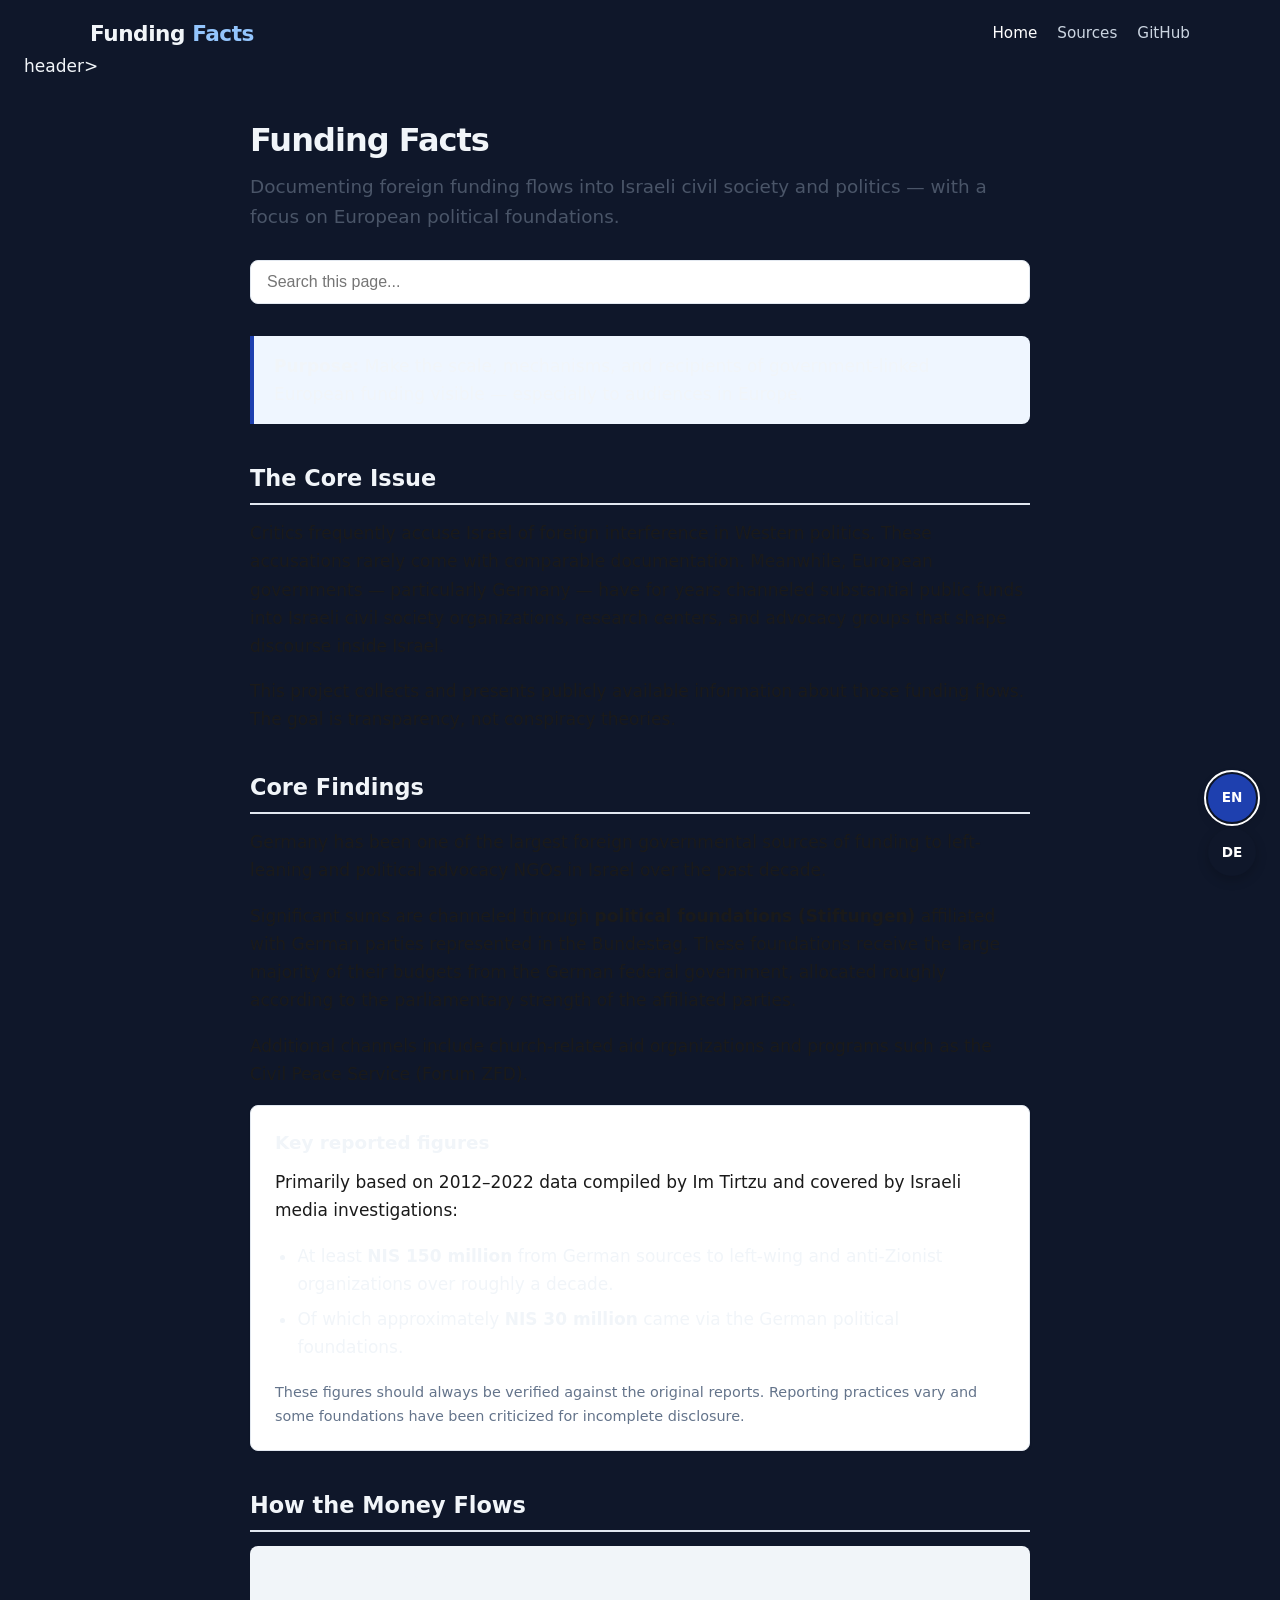
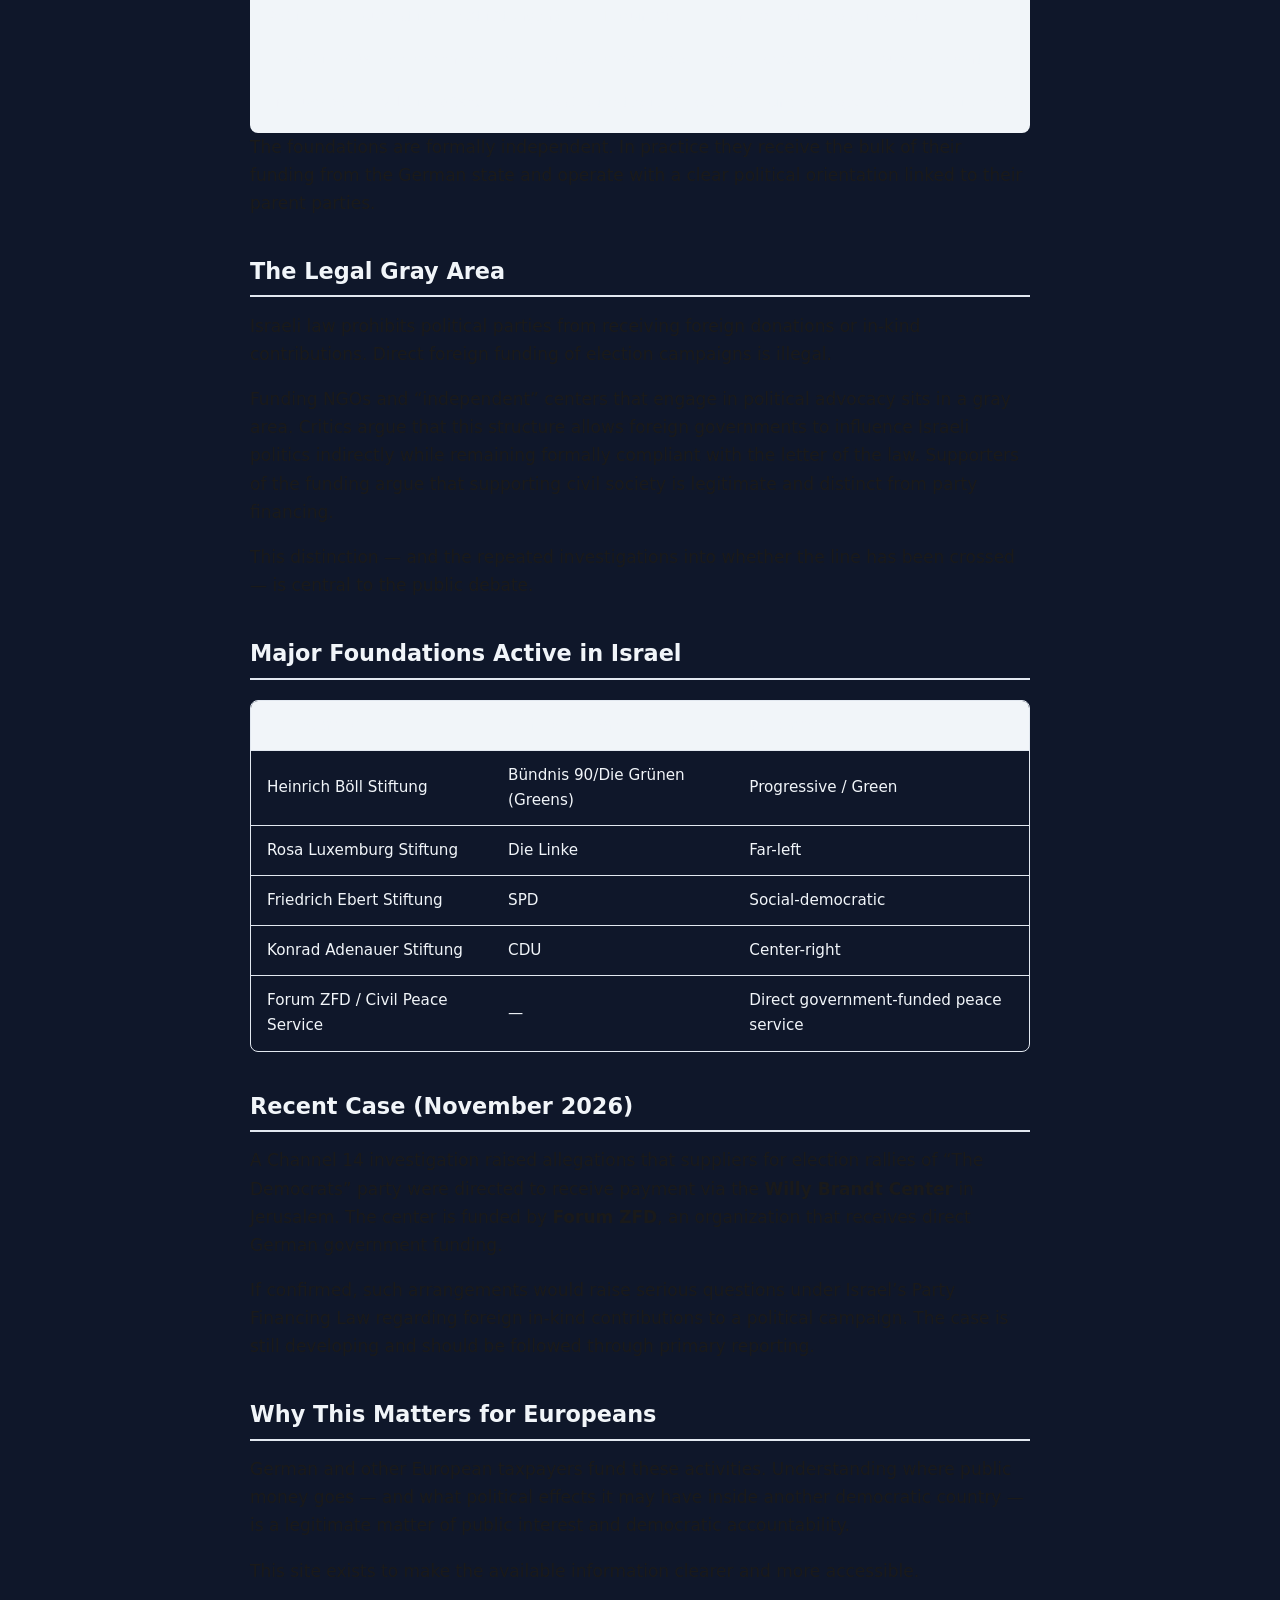
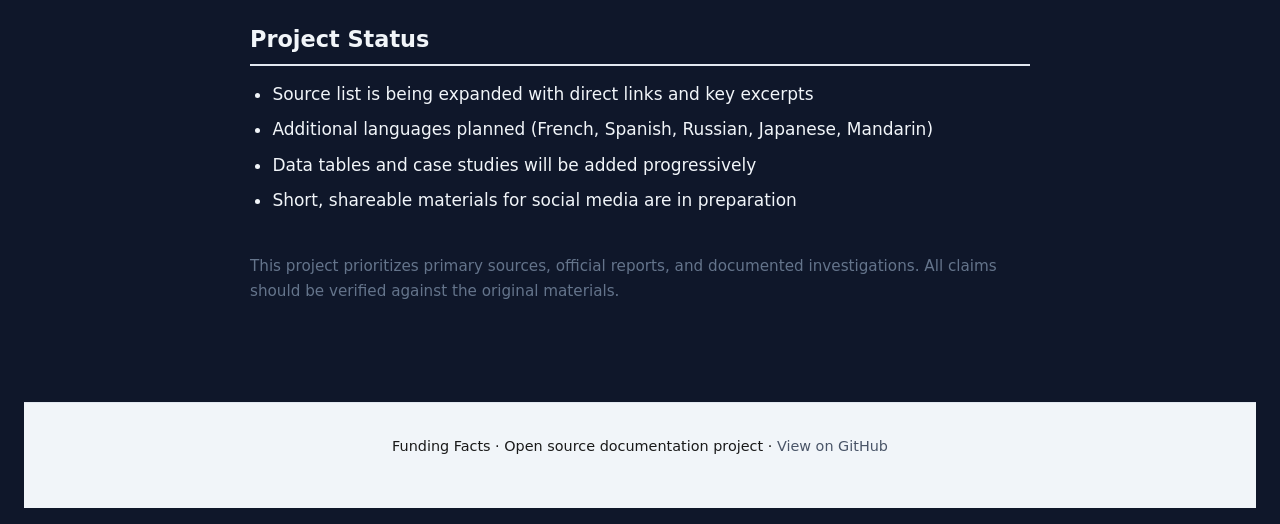
<file: index.html>
<!DOCTYPE html>
<html lang="en">
<head>
  <meta charset="UTF-8">
  <meta http-equiv="refresh" content="0; url=en/">
  <title>Funding Facts</title>
  <link rel="canonical" href="en/">
</head>
<body>
  <p>Redirecting to <a href="en/">English version</a>...</p>
</body>
</html>
</file>
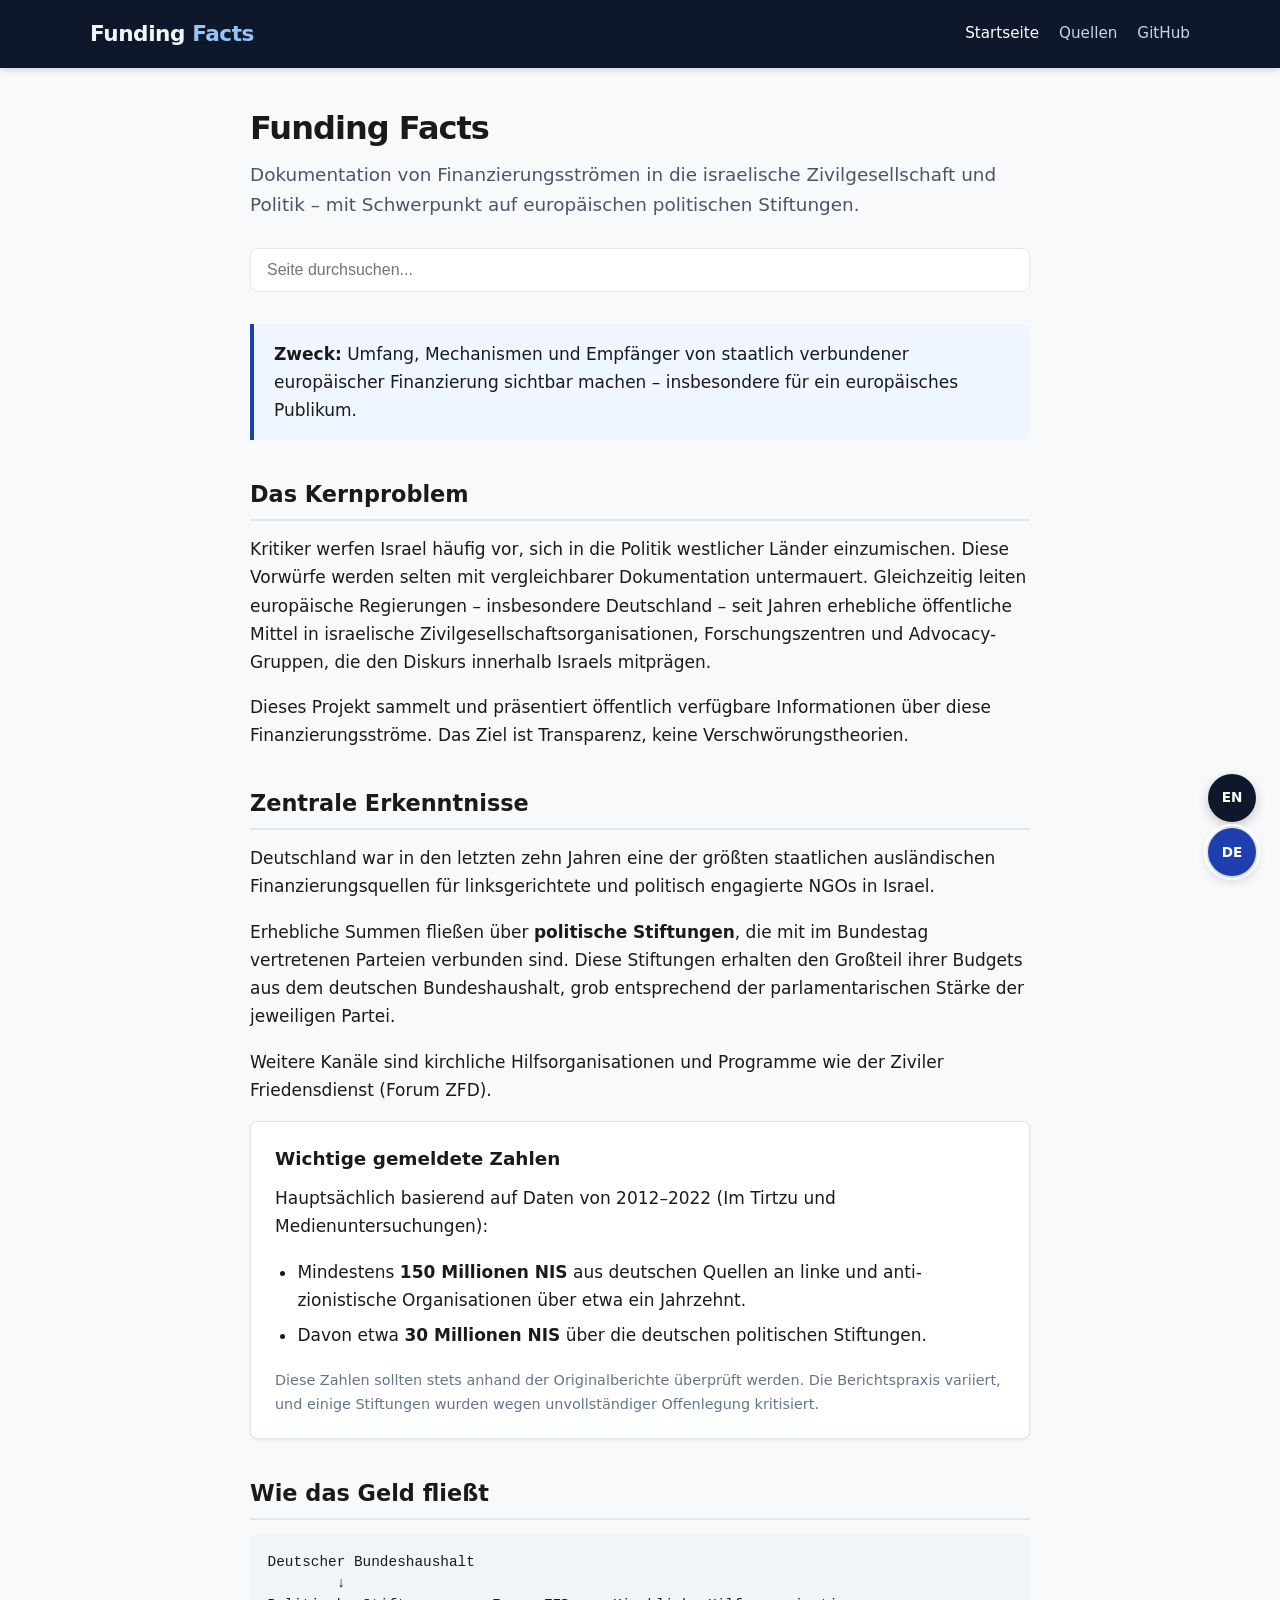
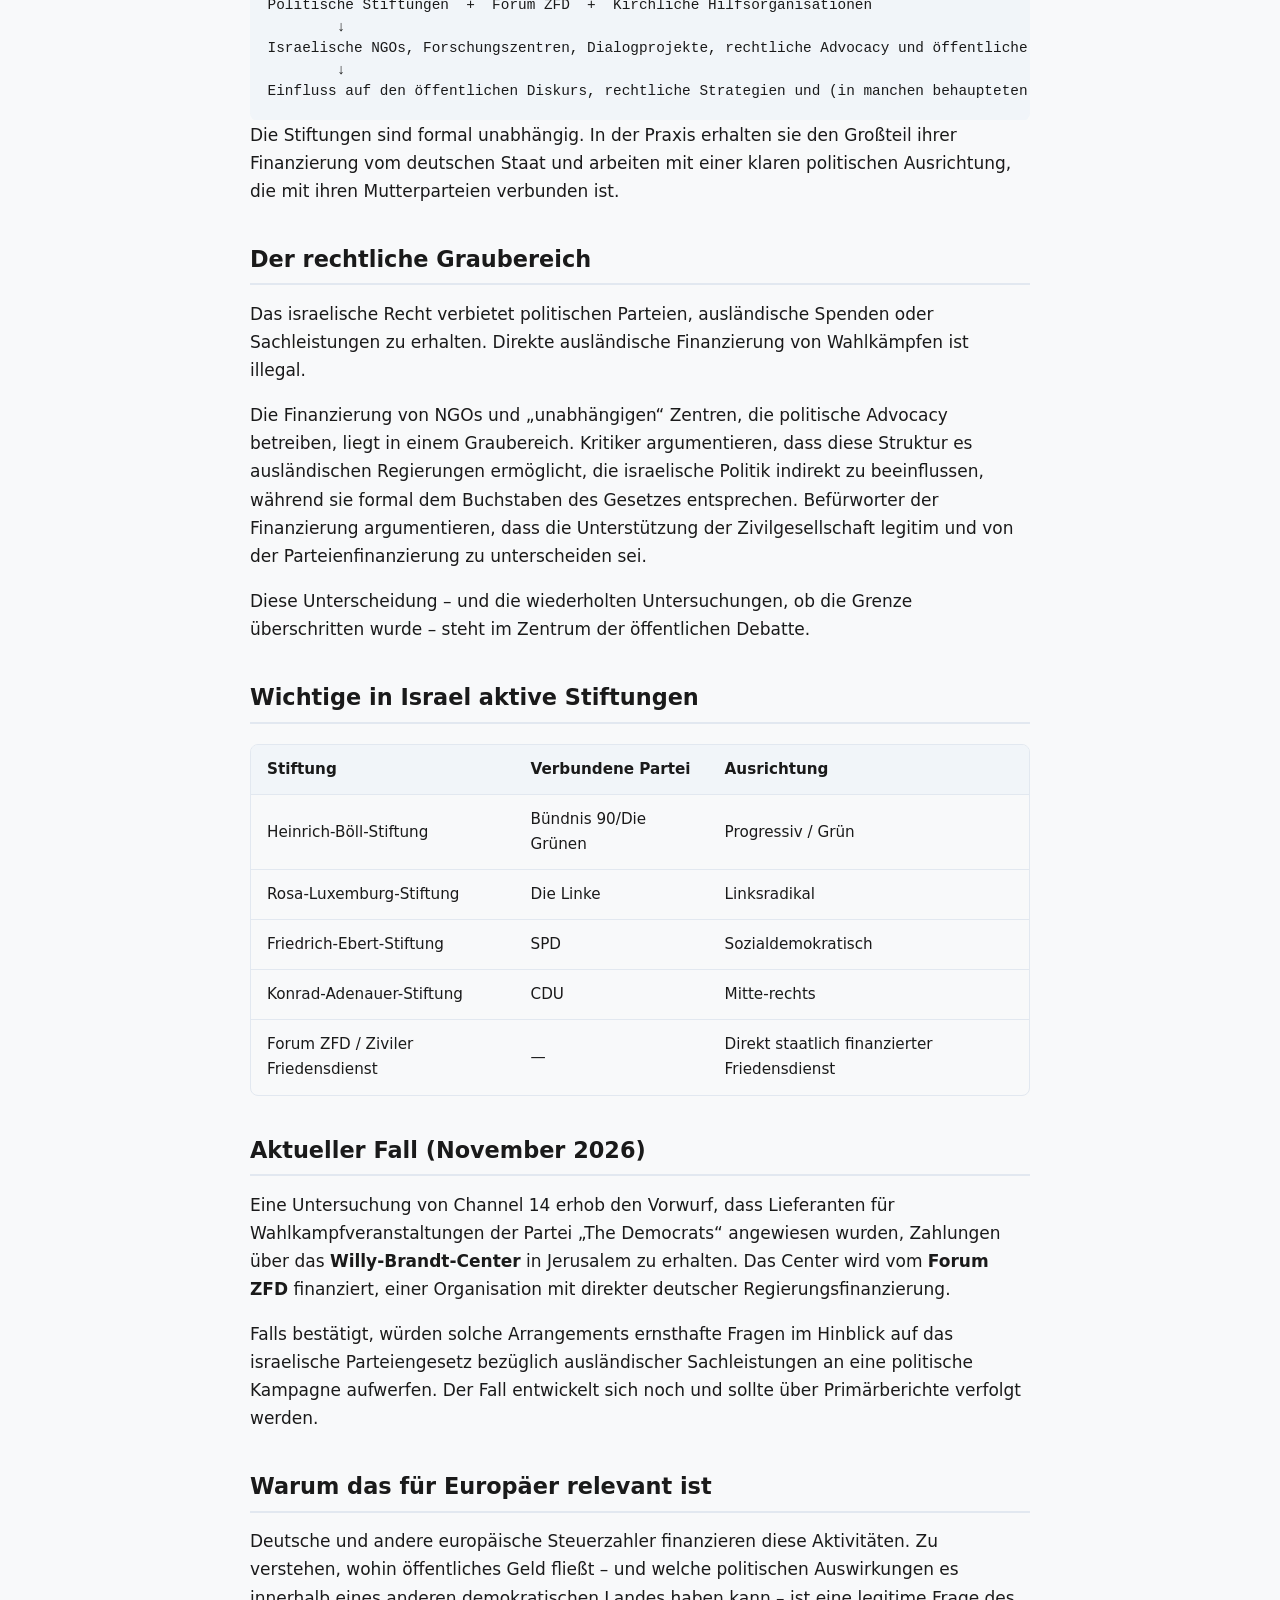
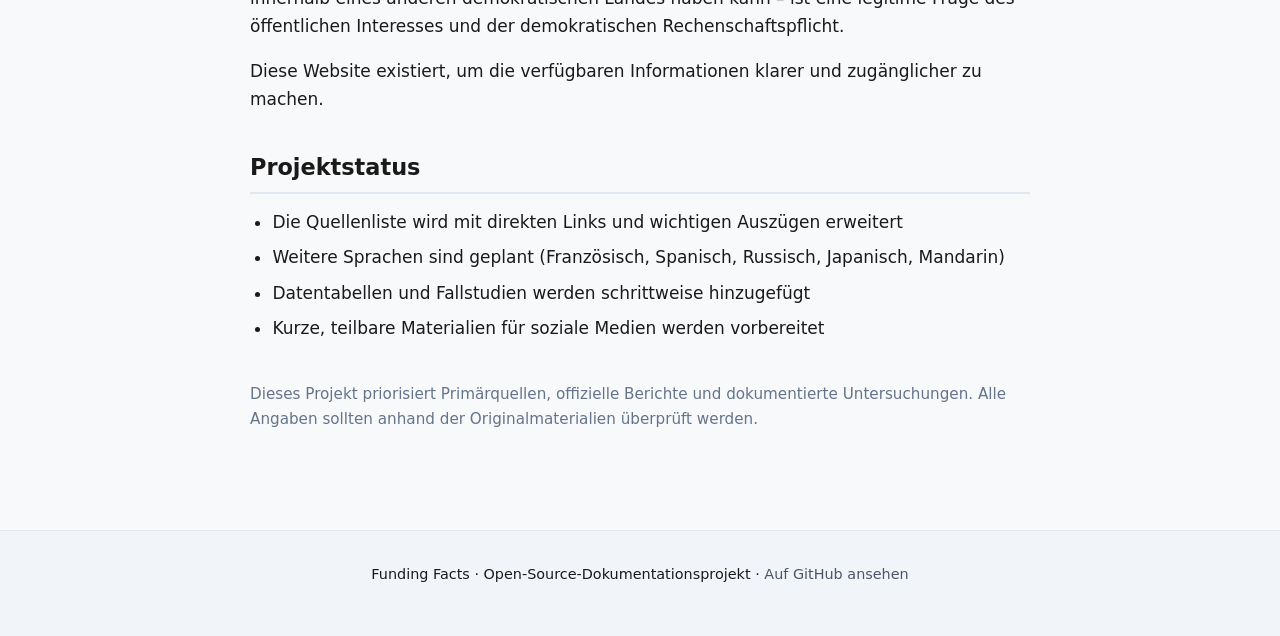
<file: de/index.html>
<!DOCTYPE html>
<html lang="de">
<head>
  <meta charset="UTF-8">
  <meta name="viewport" content="width=device-width, initial-scale=1.0">
  <title>Funding Facts – Transparenz über ausländische Finanzierung</title>
  <meta name="description" content="Dokumentation der Finanzierung durch europäische politische Stiftungen und ausländische Einflussmechanismen in der israelischen Zivilgesellschaft und Politik.">
  <link rel="stylesheet" href="../assets/css/style.css">
</head>
<body>
  <header>
    <div class="header-inner">
      <a href="index.html" class="logo">Funding <span>Facts</span></a>
      <nav>
        <a href="index.html" class="active">Startseite</a>
        <a href="sources.html">Quellen</a>
        <a href="https://github.com/twitodor9-lgtm/funding-facts" target="_blank" rel="noopener">GitHub</a>
      </nav>
    </div>
  </header>

  <main>
    <h1>Funding Facts</h1>
    <p class="lead">Dokumentation von Finanzierungsströmen in die israelische Zivilgesellschaft und Politik – mit Schwerpunkt auf europäischen politischen Stiftungen.</p>

    <div class="search-box">
      <input type="search" id="site-search" placeholder="Seite durchsuchen..." aria-label="Suche">
    </div>

    <div class="callout">
      <strong>Zweck:</strong> Umfang, Mechanismen und Empfänger von staatlich verbundener europäischer Finanzierung sichtbar machen – insbesondere für ein europäisches Publikum.
    </div>

    <h2>Das Kernproblem</h2>
    <p>Kritiker werfen Israel häufig vor, sich in die Politik westlicher Länder einzumischen. Diese Vorwürfe werden selten mit vergleichbarer Dokumentation untermauert. Gleichzeitig leiten europäische Regierungen – insbesondere Deutschland – seit Jahren erhebliche öffentliche Mittel in israelische Zivilgesellschaftsorganisationen, Forschungszentren und Advocacy-Gruppen, die den Diskurs innerhalb Israels mitprägen.</p>
    <p>Dieses Projekt sammelt und präsentiert öffentlich verfügbare Informationen über diese Finanzierungsströme. Das Ziel ist Transparenz, keine Verschwörungstheorien.</p>

    <h2>Zentrale Erkenntnisse</h2>
    <p>Deutschland war in den letzten zehn Jahren eine der größten staatlichen ausländischen Finanzierungsquellen für linksgerichtete und politisch engagierte NGOs in Israel.</p>
    <p>Erhebliche Summen fließen über <strong>politische Stiftungen</strong>, die mit im Bundestag vertretenen Parteien verbunden sind. Diese Stiftungen erhalten den Großteil ihrer Budgets aus dem deutschen Bundeshaushalt, grob entsprechend der parlamentarischen Stärke der jeweiligen Partei.</p>
    <p>Weitere Kanäle sind kirchliche Hilfsorganisationen und Programme wie der Ziviler Friedensdienst (Forum ZFD).</p>

    <div class="card">
      <h3>Wichtige gemeldete Zahlen</h3>
      <p>Hauptsächlich basierend auf Daten von 2012–2022 (Im Tirtzu und Medienuntersuchungen):</p>
      <ul>
        <li>Mindestens <strong>150 Millionen NIS</strong> aus deutschen Quellen an linke und anti-zionistische Organisationen über etwa ein Jahrzehnt.</li>
        <li>Davon etwa <strong>30 Millionen NIS</strong> über die deutschen politischen Stiftungen.</li>
      </ul>
      <p style="font-size:0.9rem;color:#64748b;margin-bottom:0;">Diese Zahlen sollten stets anhand der Originalberichte überprüft werden. Die Berichtspraxis variiert, und einige Stiftungen wurden wegen unvollständiger Offenlegung kritisiert.</p>
    </div>

    <h2>Wie das Geld fließt</h2>
    <pre style="background:#f1f5f9;padding:1.1rem;border-radius:8px;overflow-x:auto;font-size:0.9rem;line-height:1.5;">Deutscher Bundeshaushalt
        ↓
Politische Stiftungen  +  Forum ZFD  +  Kirchliche Hilfsorganisationen
        ↓
Israelische NGOs, Forschungszentren, Dialogprojekte, rechtliche Advocacy und öffentliche Veranstaltungen
        ↓
Einfluss auf den öffentlichen Diskurs, rechtliche Strategien und (in manchen behaupteten Fällen) politische Kampagnenarbeit</pre>

    <p>Die Stiftungen sind formal unabhängig. In der Praxis erhalten sie den Großteil ihrer Finanzierung vom deutschen Staat und arbeiten mit einer klaren politischen Ausrichtung, die mit ihren Mutterparteien verbunden ist.</p>

    <h2>Der rechtliche Graubereich</h2>
    <p>Das israelische Recht verbietet politischen Parteien, ausländische Spenden oder Sachleistungen zu erhalten. Direkte ausländische Finanzierung von Wahlkämpfen ist illegal.</p>
    <p>Die Finanzierung von NGOs und „unabhängigen“ Zentren, die politische Advocacy betreiben, liegt in einem Graubereich. Kritiker argumentieren, dass diese Struktur es ausländischen Regierungen ermöglicht, die israelische Politik indirekt zu beeinflussen, während sie formal dem Buchstaben des Gesetzes entsprechen. Befürworter der Finanzierung argumentieren, dass die Unterstützung der Zivilgesellschaft legitim und von der Parteienfinanzierung zu unterscheiden sei.</p>
    <p>Diese Unterscheidung – und die wiederholten Untersuchungen, ob die Grenze überschritten wurde – steht im Zentrum der öffentlichen Debatte.</p>

    <h2>Wichtige in Israel aktive Stiftungen</h2>
    <div class="table-wrapper">
      <table>
        <thead>
          <tr>
            <th>Stiftung</th>
            <th>Verbundene Partei</th>
            <th>Ausrichtung</th>
          </tr>
        </thead>
        <tbody>
          <tr>
            <td>Heinrich-Böll-Stiftung</td>
            <td>Bündnis 90/Die Grünen</td>
            <td>Progressiv / Grün</td>
          </tr>
          <tr>
            <td>Rosa-Luxemburg-Stiftung</td>
            <td>Die Linke</td>
            <td>Linksradikal</td>
          </tr>
          <tr>
            <td>Friedrich-Ebert-Stiftung</td>
            <td>SPD</td>
            <td>Sozialdemokratisch</td>
          </tr>
          <tr>
            <td>Konrad-Adenauer-Stiftung</td>
            <td>CDU</td>
            <td>Mitte-rechts</td>
          </tr>
          <tr>
            <td>Forum ZFD / Ziviler Friedensdienst</td>
            <td>—</td>
            <td>Direkt staatlich finanzierter Friedensdienst</td>
          </tr>
        </tbody>
      </table>
    </div>

    <h2>Aktueller Fall (November 2026)</h2>
    <p>Eine Untersuchung von Channel 14 erhob den Vorwurf, dass Lieferanten für Wahlkampfveranstaltungen der Partei „The Democrats“ angewiesen wurden, Zahlungen über das <strong>Willy-Brandt-Center</strong> in Jerusalem zu erhalten. Das Center wird vom <strong>Forum ZFD</strong> finanziert, einer Organisation mit direkter deutscher Regierungsfinanzierung.</p>
    <p>Falls bestätigt, würden solche Arrangements ernsthafte Fragen im Hinblick auf das israelische Parteiengesetz bezüglich ausländischer Sachleistungen an eine politische Kampagne aufwerfen. Der Fall entwickelt sich noch und sollte über Primärberichte verfolgt werden.</p>

    <h2>Warum das für Europäer relevant ist</h2>
    <p>Deutsche und andere europäische Steuerzahler finanzieren diese Aktivitäten. Zu verstehen, wohin öffentliches Geld fließt – und welche politischen Auswirkungen es innerhalb eines anderen demokratischen Landes haben kann – ist eine legitime Frage des öffentlichen Interesses und der demokratischen Rechenschaftspflicht.</p>
    <p>Diese Website existiert, um die verfügbaren Informationen klarer und zugänglicher zu machen.</p>

    <h2>Projektstatus</h2>
    <ul>
      <li>Die Quellenliste wird mit direkten Links und wichtigen Auszügen erweitert</li>
      <li>Weitere Sprachen sind geplant (Französisch, Spanisch, Russisch, Japanisch, Mandarin)</li>
      <li>Datentabellen und Fallstudien werden schrittweise hinzugefügt</li>
      <li>Kurze, teilbare Materialien für soziale Medien werden vorbereitet</li>
    </ul>

    <p style="margin-top:2.5rem;font-size:0.95rem;color:#64748b;">
      Dieses Projekt priorisiert Primärquellen, offizielle Berichte und dokumentierte Untersuchungen. Alle Angaben sollten anhand der Originalmaterialien überprüft werden.
    </p>
  </main>

  <footer>
    <p>Funding Facts · Open-Source-Dokumentationsprojekt · <a href="https://github.com/twitodor9-lgtm/funding-facts">Auf GitHub ansehen</a></p>
  </footer>

  <div class="lang-switcher" aria-label="Sprachauswahl">
    <a href="../en/" class="lang-btn" data-lang="en" title="English">EN</a>
    <a href="../de/" class="lang-btn active" data-lang="de" title="Deutsch">DE</a>
  </div>

  <script src="../assets/js/main.js"></script>
</body>
</html>
</file>
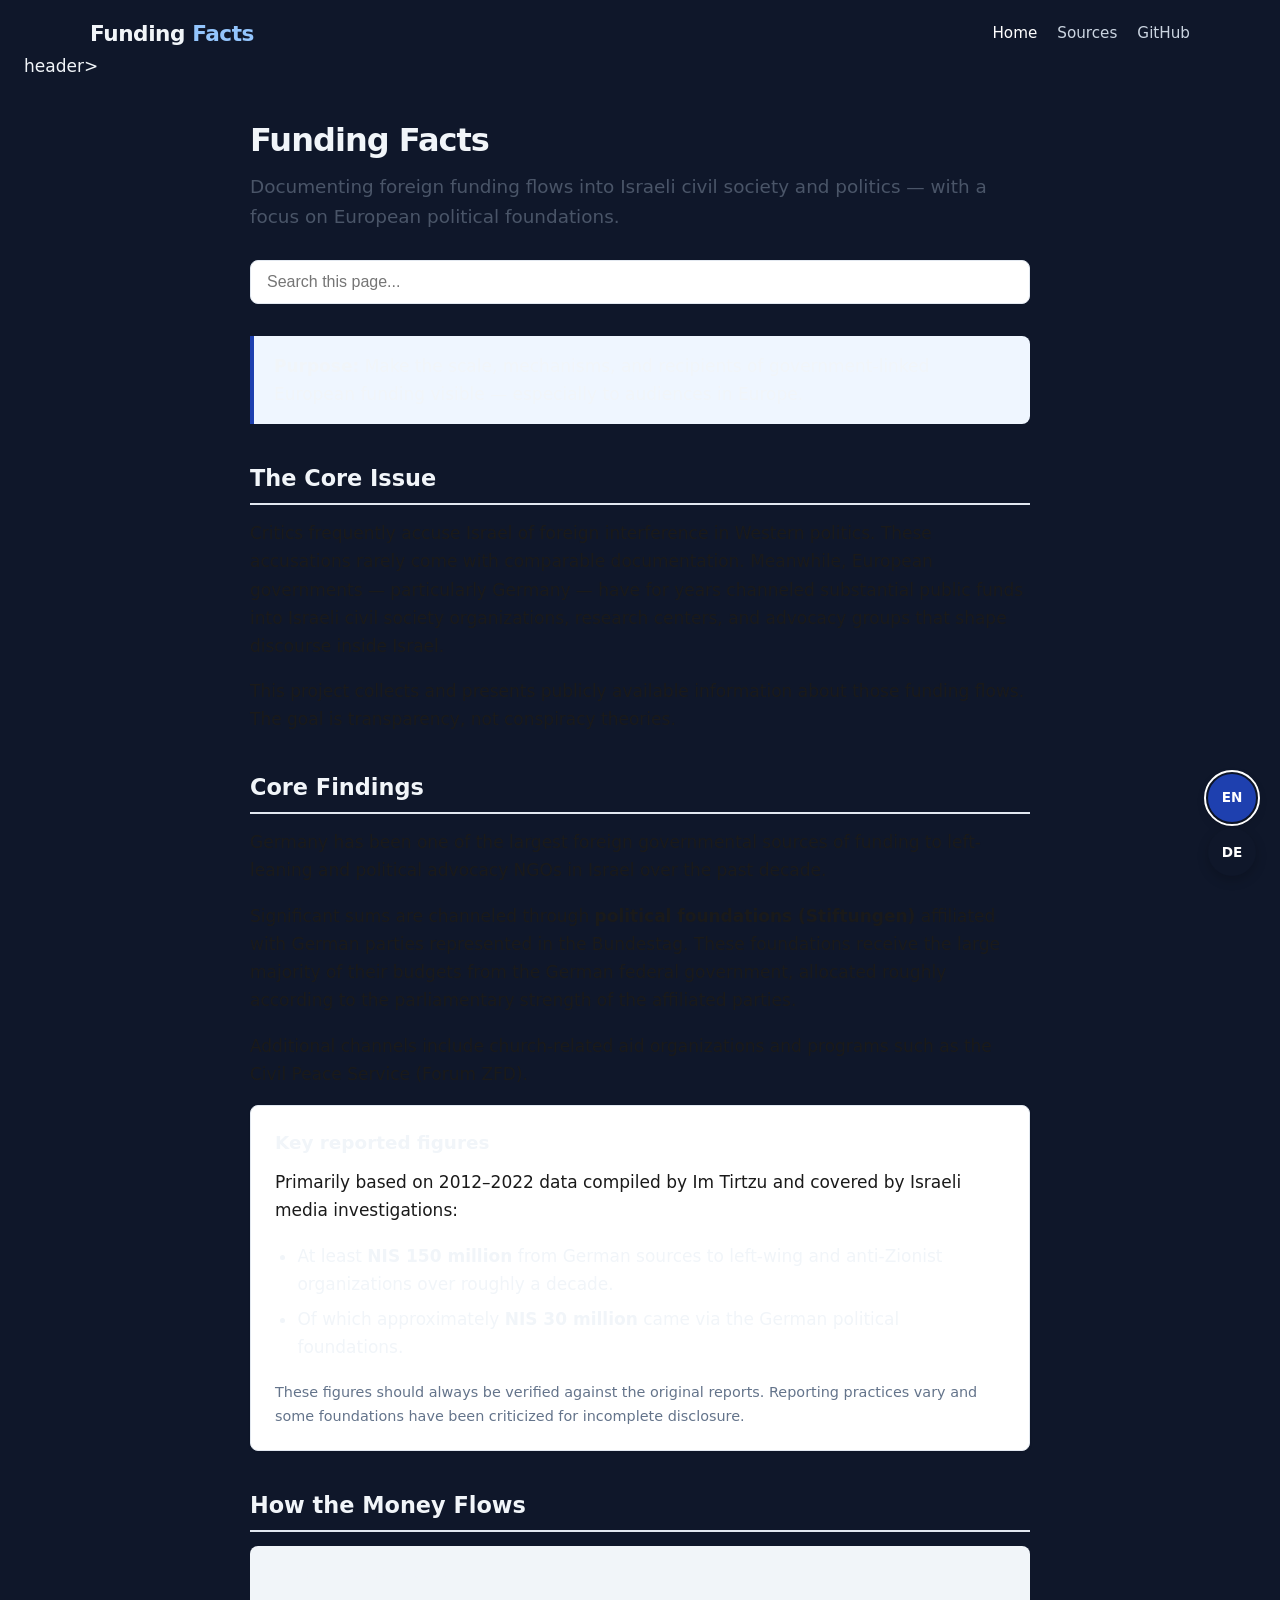
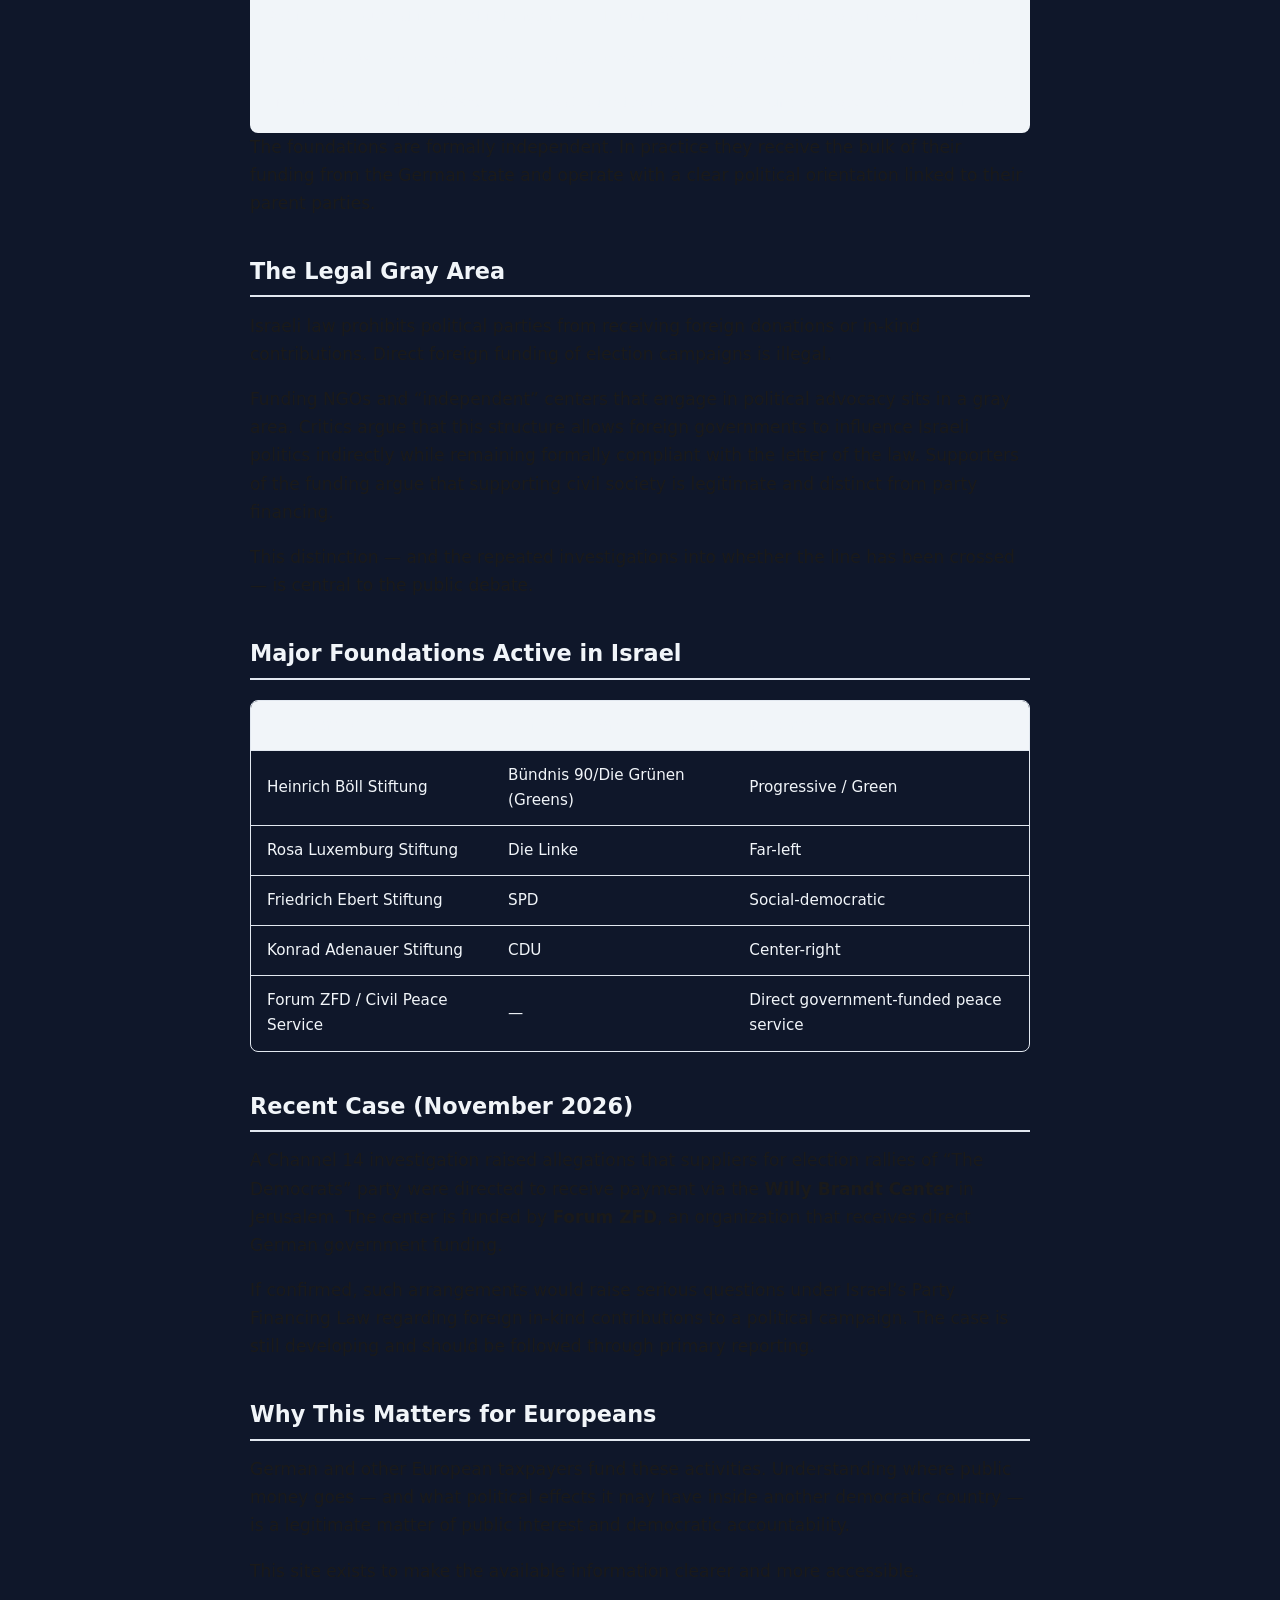
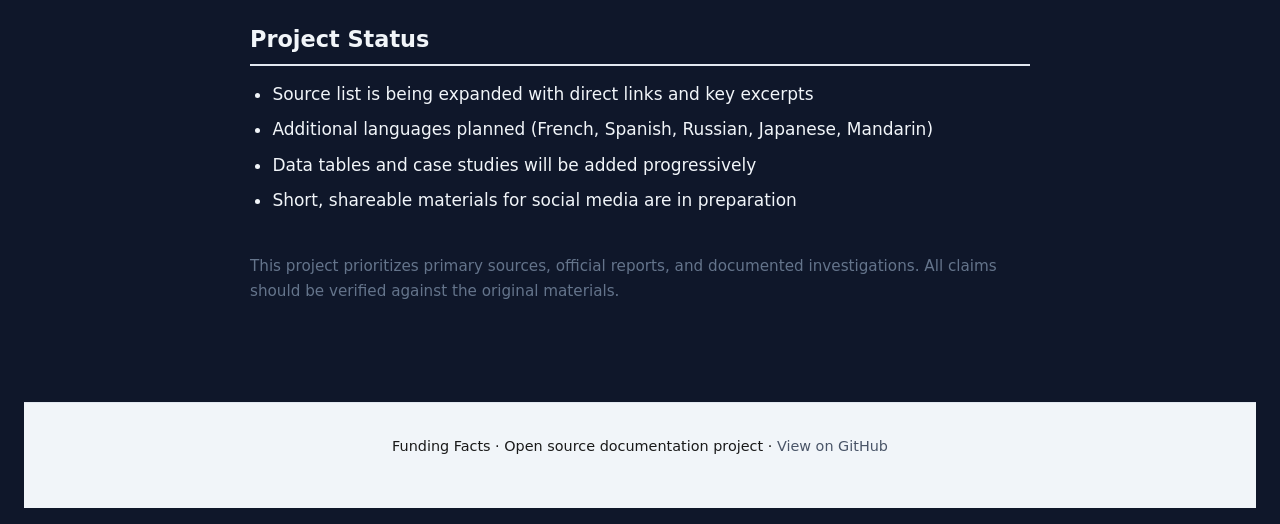
<file: en/index.html>
<!DOCTYPE html>
<html lang="en">
<head>
  <meta charset="UTF-8">
  <meta name="viewport" content="width=device-width, initial-scale=1.0">
  <title>Funding Facts – Foreign Funding Transparency</title>
  <meta name="description" content="Documenting European political foundation funding and foreign influence mechanisms related to Israeli civil society and politics.">
  <link rel="stylesheet" href="../assets/css/style.css">
</head>
<body>
  <header>
    <div class="header-inner">
      <a href="index.html" class="logo">Funding <span>Facts</span></a>
      <nav>
        <a href="index.html" class="active">Home</a>
        <a href="sources.html">Sources</a>
        <a href="https://github.com/twitodor9-lgtm/funding-facts" target="_blank" rel="noopener">GitHub</a>
      </nav>
    </div>
header>

  <main>
    <h1>Funding Facts</h1>
    <p class="lead">Documenting foreign funding flows into Israeli civil society and politics — with a focus on European political foundations.</p>

    <div class="search-box">
      <input type="search" id="site-search" placeholder="Search this page..." aria-label="Search">
    </div>

    <div class="callout">
      <strong>Purpose:</strong> Make the scale, mechanisms, and recipients of government-linked European funding visible — especially to audiences in Europe.
    </div>

    <h2>The Core Issue</h2>
    <p>Critics frequently accuse Israel of foreign interference in Western politics. These accusations rarely come with comparable documentation. Meanwhile, European governments — particularly Germany — have for years channeled substantial public funds into Israeli civil society organizations, research centers, and advocacy groups that shape discourse inside Israel.</p>
    <p>This project collects and presents publicly available information about those funding flows. The goal is transparency, not conspiracy theories.</p>

    <h2>Core Findings</h2>
    <p>Germany has been one of the largest foreign governmental sources of funding to left-leaning and political advocacy NGOs in Israel over the past decade.</p>
    <p>Significant sums are channeled through <strong>political foundations (Stiftungen)</strong> affiliated with German parties represented in the Bundestag. These foundations receive the large majority of their budgets from the German federal government, allocated roughly according to the parliamentary strength of the affiliated parties.</p>
    <p>Additional channels include church-related aid organizations and programs such as the Civil Peace Service (Forum ZFD).</p>

    <div class="card">
      <h3>Key reported figures</h3>
      <p>Primarily based on 2012–2022 data compiled by Im Tirtzu and covered by Israeli media investigations:</p>
      <ul>
        <li>At least <strong>NIS 150 million</strong> from German sources to left-wing and anti-Zionist organizations over roughly a decade.</li>
        <li>Of which approximately <strong>NIS 30 million</strong> came via the German political foundations.</li>
      </ul>
      <p style="font-size:0.9rem;color:#64748b;margin-bottom:0;">These figures should always be verified against the original reports. Reporting practices vary and some foundations have been criticized for incomplete disclosure.</p>
    </div>

    <h2>How the Money Flows</h2>
    <pre style="background:#f1f5f9;padding:1.1rem;border-radius:8px;overflow-x:auto;font-size:0.9rem;line-height:1.5;">German Federal Budget
        ↓
Political Foundations (Stiftungen)  +  Forum ZFD  +  Church aid organizations
        ↓
Israeli NGOs, research centers, dialogue projects, legal advocacy, and public events
        ↓
Influence on public discourse, legal strategies, and (in some alleged cases) political campaigning</pre>

    <p>The foundations are formally independent. In practice they receive the bulk of their funding from the German state and operate with a clear political orientation linked to their parent parties.</p>

    <h2>The Legal Gray Area</h2>
    <p>Israeli law prohibits political parties from receiving foreign donations or in-kind contributions. Direct foreign funding of election campaigns is illegal.</p>
    <p>Funding NGOs and “independent” centers that engage in political advocacy sits in a gray area. Critics argue that this structure allows foreign governments to influence Israeli politics indirectly while remaining formally compliant with the letter of the law. Supporters of the funding argue that supporting civil society is legitimate and distinct from party financing.</p>
    <p>This distinction — and the repeated investigations into whether the line has been crossed — is central to the public debate.</p>

    <h2>Major Foundations Active in Israel</h2>
    <div class="table-wrapper">
      <table>
        <thead>
          <tr>
            <th>Foundation</th>
            <th>Affiliated Party</th>
            <th>Orientation</th>
          </tr>
        </thead>
        <tbody>
          <tr>
            <td>Heinrich Böll Stiftung</td>
            <td>Bündnis 90/Die Grünen (Greens)</td>
            <td>Progressive / Green</td>
          </tr>
          <tr>
            <td>Rosa Luxemburg Stiftung</td>
            <td>Die Linke</td>
            <td>Far-left</td>
          </tr>
          <tr>
            <td>Friedrich Ebert Stiftung</td>
            <td>SPD</td>
            <td>Social-democratic</td>
          </tr>
          <tr>
            <td>Konrad Adenauer Stiftung</td>
            <td>CDU</td>
            <td>Center-right</td>
          </tr>
          <tr>
            <td>Forum ZFD / Civil Peace Service</td>
            <td>—</td>
            <td>Direct government-funded peace service</td>
          </tr>
        </tbody>
      </table>
    </div>

    <h2>Recent Case (November 2026)</h2>
    <p>A Channel 14 investigation raised allegations that suppliers for election rallies of “The Democrats” party were directed to receive payment via the <strong>Willy Brandt Center</strong> in Jerusalem. The center is funded by <strong>Forum ZFD</strong>, an organization that receives direct German government funding.</p>
    <p>If confirmed, such arrangements would raise serious questions under Israel’s Party Financing Law regarding foreign in-kind contributions to a political campaign. The case is still developing and should be followed through primary reporting.</p>

    <h2>Why This Matters for Europeans</h2>
    <p>German and other European taxpayers fund these activities. Understanding where public money goes — and what political effects it may have inside another democratic country — is a legitimate matter of public interest and democratic accountability.</p>
    <p>This site exists to make the available information clearer and more accessible.</p>

    <h2>Project Status</h2>
    <ul>
      <li>Source list is being expanded with direct links and key excerpts</li>
      <li>Additional languages planned (French, Spanish, Russian, Japanese, Mandarin)</li>
      <li>Data tables and case studies will be added progressively</li>
      <li>Short, shareable materials for social media are in preparation</li>
    </ul>

    <p style="margin-top:2.5rem;font-size:0.95rem;color:#64748b;">
      This project prioritizes primary sources, official reports, and documented investigations. All claims should be verified against the original materials.
    </p>
  </main>

  <footer>
    <p>Funding Facts · Open source documentation project · <a href="https://github.com/twitodor9-lgtm/funding-facts">View on GitHub</a></p>
  </footer>

  <div class="lang-switcher" aria-label="Language switcher">
    <a href="../en/" class="lang-btn active" data-lang="en" title="English">EN</a>
    <a href="../de/" class="lang-btn" data-lang="de" title="Deutsch">DE</a>
  </div>

  <script src="../assets/js/main.js"></script>
</body>
</html>
</file>
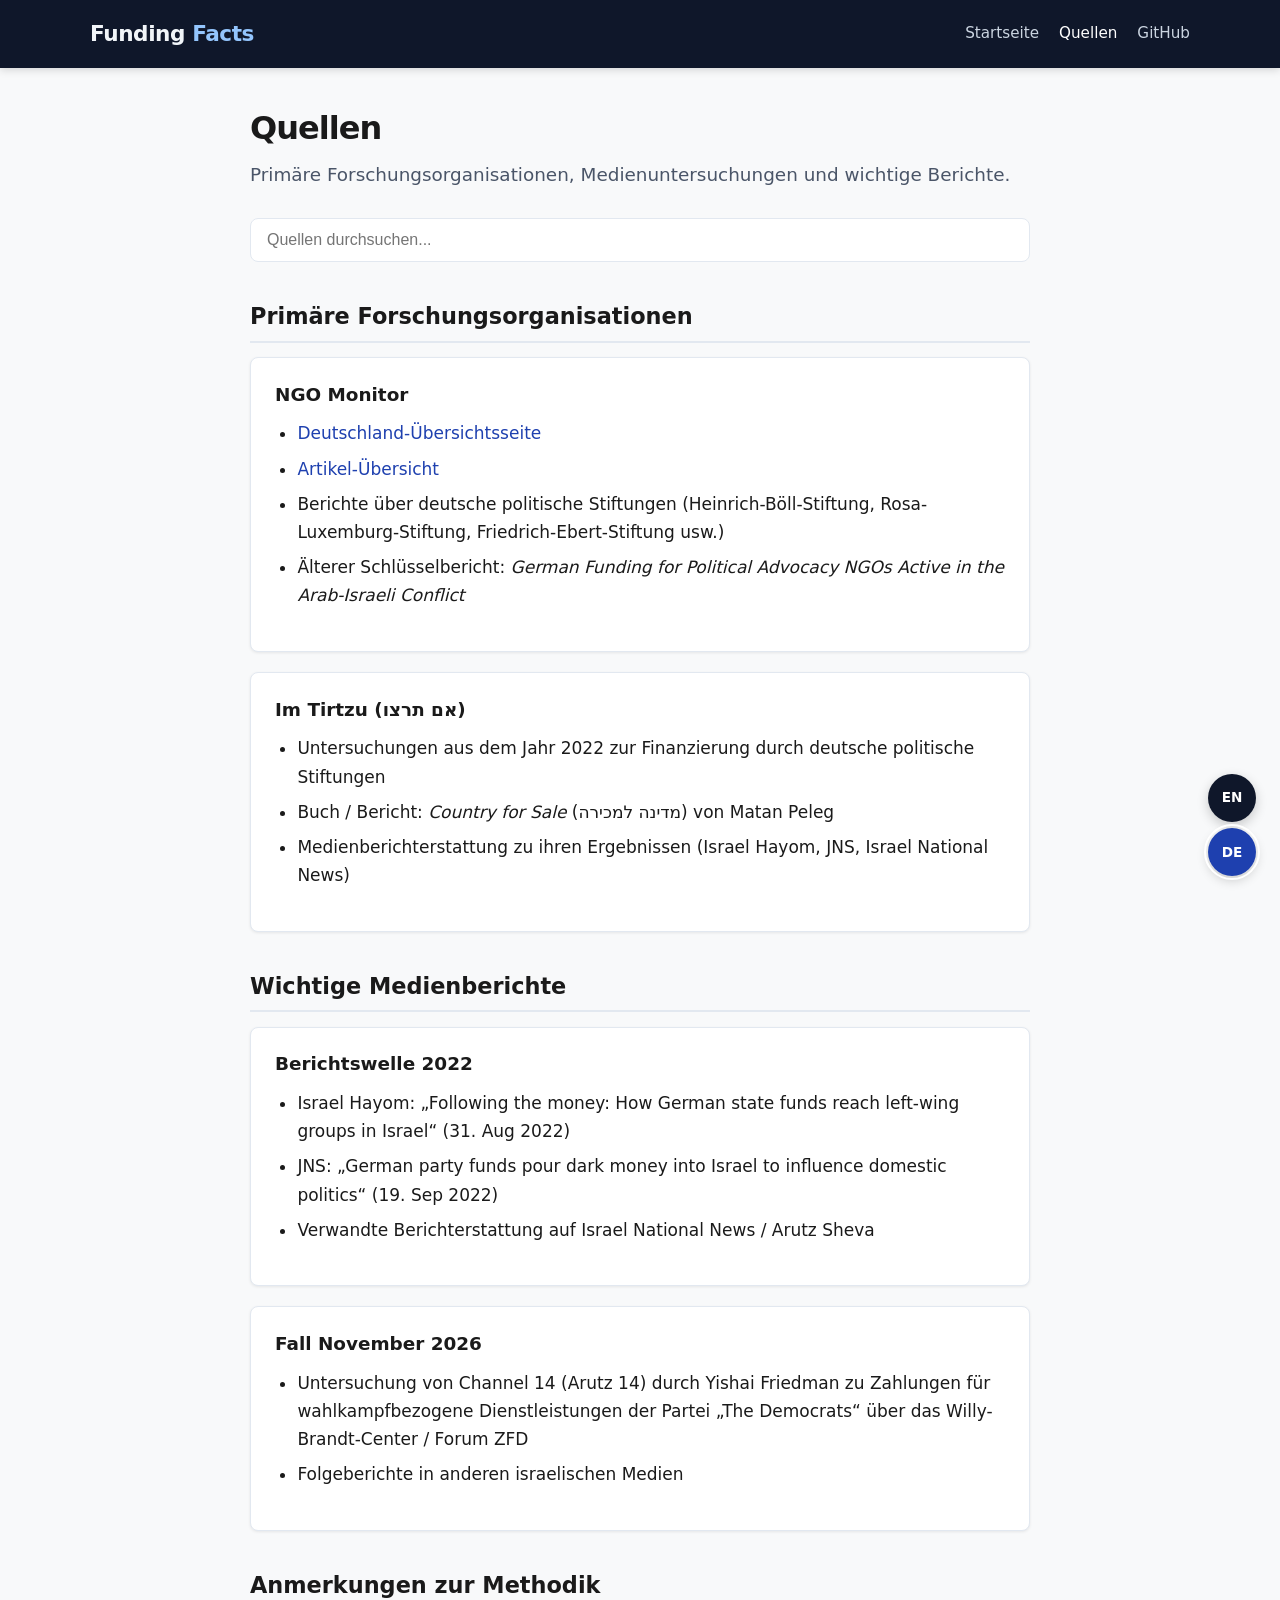
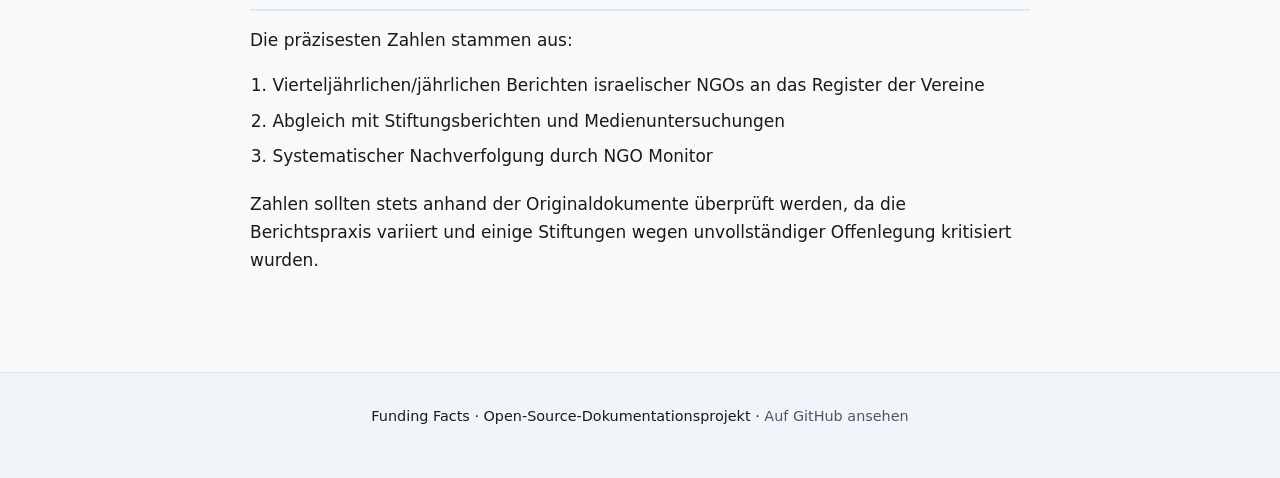
<file: de/sources.html>
<!DOCTYPE html>
<html lang="de">
<head>
  <meta charset="UTF-8">
  <meta name="viewport" content="width=device-width, initial-scale=1.0">
  <title>Quellen – Funding Facts</title>
  <meta name="description" content="Primärquellen und Untersuchungen zur europäischen Finanzierung der israelischen Zivilgesellschaft.">
  <link rel="stylesheet" href="../assets/css/style.css">
</head>
<body>
  <header>
    <div class="header-inner">
      <a href="index.html" class="logo">Funding <span>Facts</span></a>
      <nav>
        <a href="index.html">Startseite</a>
        <a href="sources.html" class="active">Quellen</a>
        <a href="https://github.com/twitodor9-lgtm/funding-facts" target="_blank" rel="noopener">GitHub</a>
      </nav>
    </div>
  </header>

  <main>
    <h1>Quellen</h1>
    <p class="lead">Primäre Forschungsorganisationen, Medienuntersuchungen und wichtige Berichte.</p>

    <div class="search-box">
      <input type="search" id="site-search" placeholder="Quellen durchsuchen..." aria-label="Suche">
    </div>

    <h2>Primäre Forschungsorganisationen</h2>

    <div class="card">
      <h3>NGO Monitor</h3>
      <ul>
        <li><a href="https://www.ngo-monitor.org/funder/germany/" target="_blank" rel="noopener">Deutschland-Übersichtsseite</a></li>
        <li><a href="https://www.ngo-monitor.org/article/germany" target="_blank" rel="noopener">Artikel-Übersicht</a></li>
        <li>Berichte über deutsche politische Stiftungen (Heinrich-Böll-Stiftung, Rosa-Luxemburg-Stiftung, Friedrich-Ebert-Stiftung usw.)</li>
        <li>Älterer Schlüsselbericht: <em>German Funding for Political Advocacy NGOs Active in the Arab-Israeli Conflict</em></li>
      </ul>
    </div>

    <div class="card">
      <h3>Im Tirtzu (אם תרצו)</h3>
      <ul>
        <li>Untersuchungen aus dem Jahr 2022 zur Finanzierung durch deutsche politische Stiftungen</li>
        <li>Buch / Bericht: <em>Country for Sale</em> (מדינה למכירה) von Matan Peleg</li>
        <li>Medienberichterstattung zu ihren Ergebnissen (Israel Hayom, JNS, Israel National News)</li>
      </ul>
    </div>

    <h2>Wichtige Medienberichte</h2>

    <div class="card">
      <h3>Berichtswelle 2022</h3>
      <ul>
        <li>Israel Hayom: „Following the money: How German state funds reach left-wing groups in Israel“ (31. Aug 2022)</li>
        <li>JNS: „German party funds pour dark money into Israel to influence domestic politics“ (19. Sep 2022)</li>
        <li>Verwandte Berichterstattung auf Israel National News / Arutz Sheva</li>
      </ul>
    </div>

    <div class="card">
      <h3>Fall November 2026</h3>
      <ul>
        <li>Untersuchung von Channel 14 (Arutz 14) durch Yishai Friedman zu Zahlungen für wahlkampfbezogene Dienstleistungen der Partei „The Democrats“ über das Willy-Brandt-Center / Forum ZFD</li>
        <li>Folgeberichte in anderen israelischen Medien</li>
      </ul>
    </div>

    <h2>Anmerkungen zur Methodik</h2>
    <p>Die präzisesten Zahlen stammen aus:</p>
    <ol>
      <li>Vierteljährlichen/jährlichen Berichten israelischer NGOs an das Register der Vereine</li>
      <li>Abgleich mit Stiftungsberichten und Medienuntersuchungen</li>
      <li>Systematischer Nachverfolgung durch NGO Monitor</li>
    </ol>
    <p>Zahlen sollten stets anhand der Originaldokumente überprüft werden, da die Berichtspraxis variiert und einige Stiftungen wegen unvollständiger Offenlegung kritisiert wurden.</p>
  </main>

  <footer>
    <p>Funding Facts · Open-Source-Dokumentationsprojekt · <a href="https://github.com/twitodor9-lgtm/funding-facts">Auf GitHub ansehen</a></p>
  </footer>

  <div class="lang-switcher" aria-label="Sprachauswahl">
    <a href="../en/sources.html" class="lang-btn" data-lang="en" title="English">EN</a>
    <a href="../de/sources.html" class="lang-btn active" data-lang="de" title="Deutsch">DE</a>
  </div>

  <script src="../assets/js/main.js"></script>
</body>
</html>
</file>
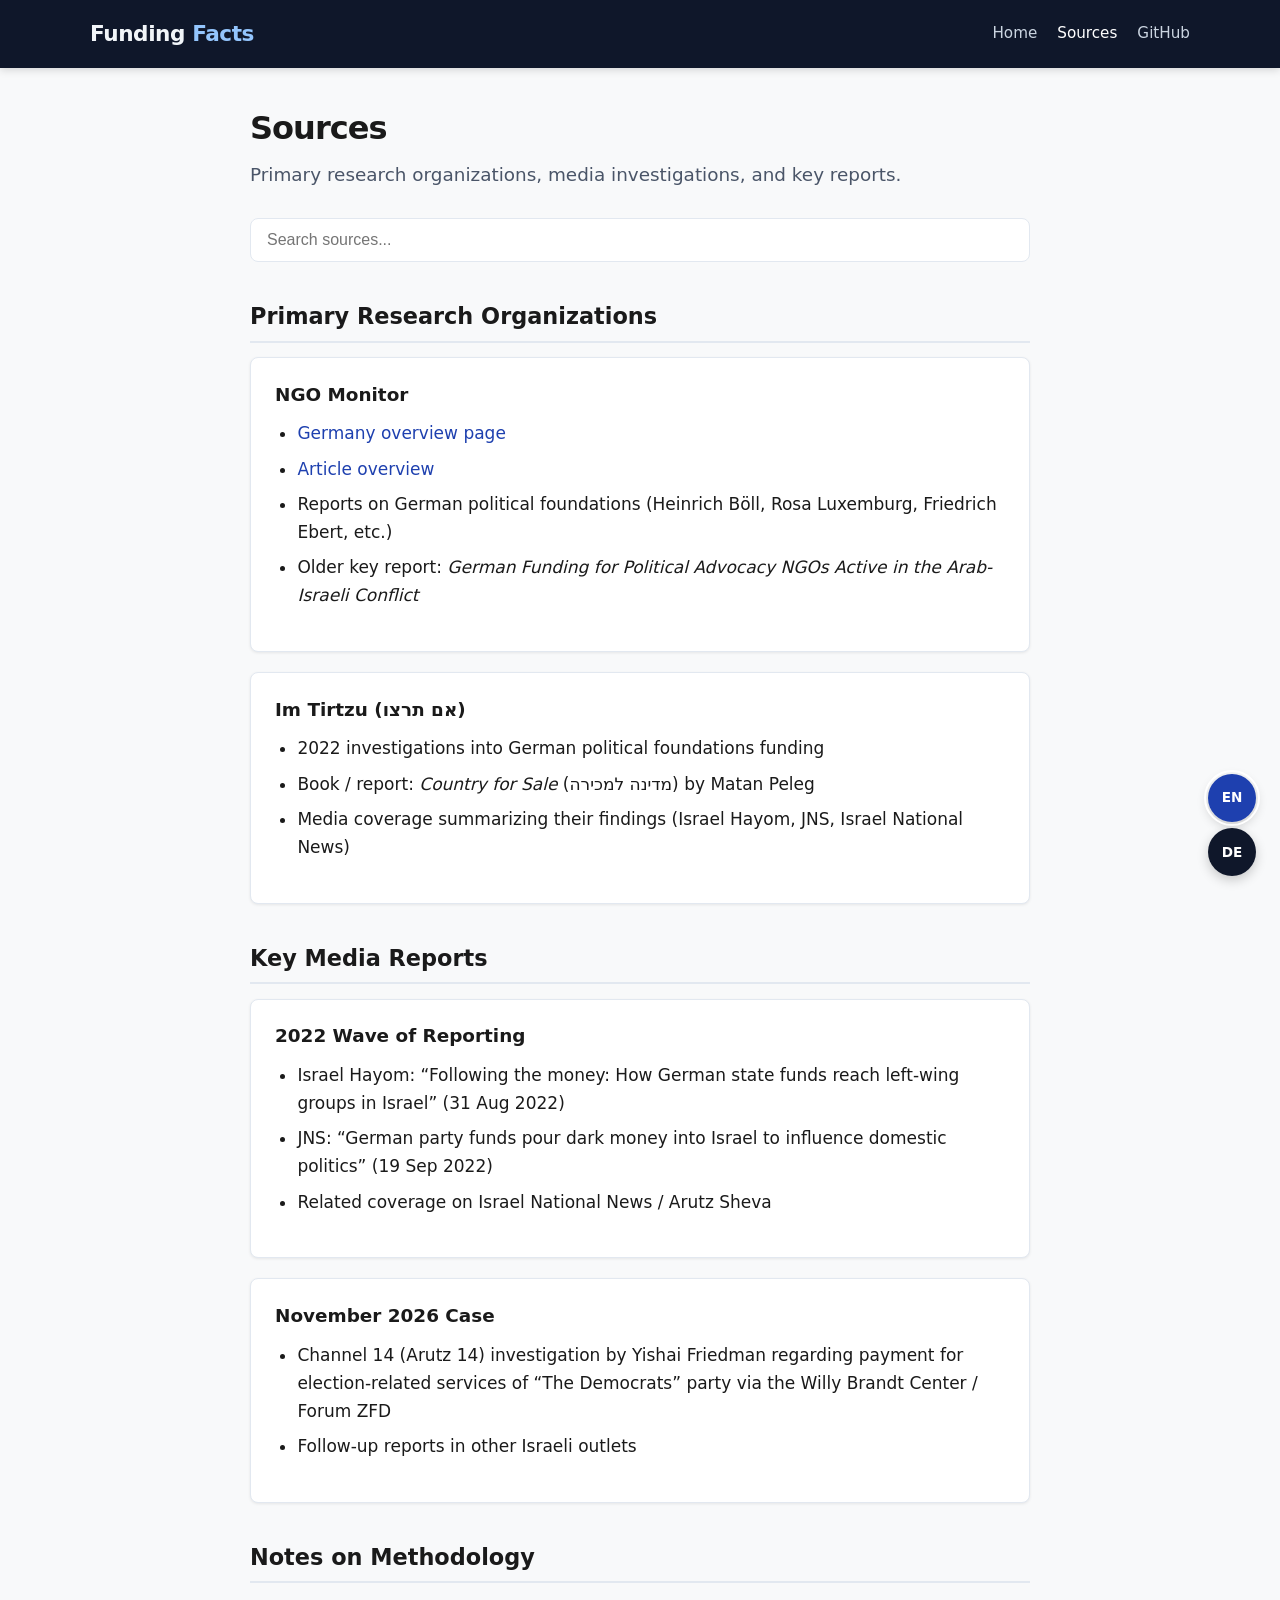
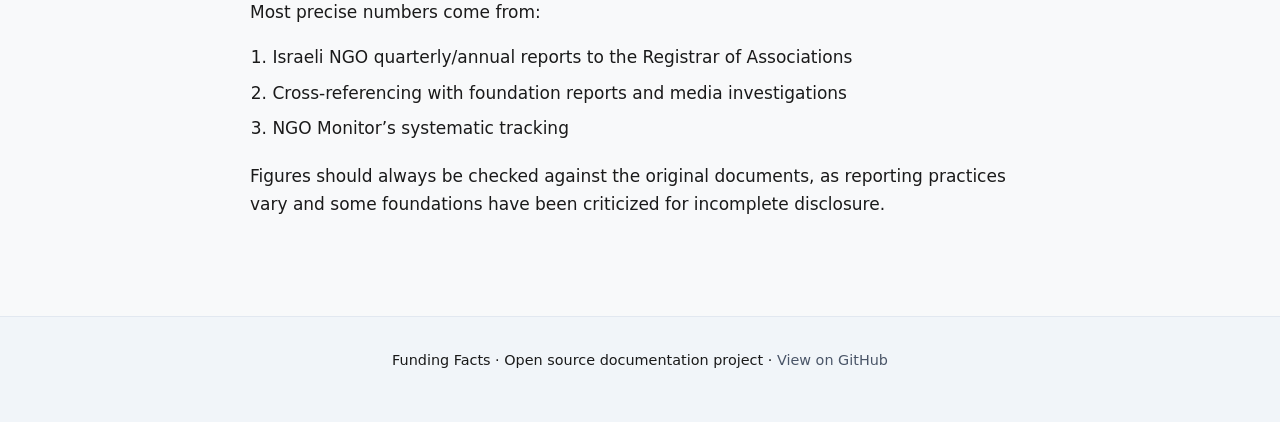
<file: en/sources.html>
<!DOCTYPE html>
<html lang="en">
<head>
  <meta charset="UTF-8">
  <meta name="viewport" content="width=device-width, initial-scale=1.0">
  <title>Sources – Funding Facts</title>
  <meta name="description" content="Primary sources and investigations on European funding to Israeli civil society.">
  <link rel="stylesheet" href="../assets/css/style.css">
</head>
<body>
  <header>
    <div class="header-inner">
      <a href="index.html" class="logo">Funding <span>Facts</span></a>
      <nav>
        <a href="index.html">Home</a>
        <a href="sources.html" class="active">Sources</a>
        <a href="https://github.com/twitodor9-lgtm/funding-facts" target="_blank" rel="noopener">GitHub</a>
      </nav>
    </div>
  </header>

  <main>
    <h1>Sources</h1>
    <p class="lead">Primary research organizations, media investigations, and key reports.</p>

    <div class="search-box">
      <input type="search" id="site-search" placeholder="Search sources..." aria-label="Search">
    </div>

    <h2>Primary Research Organizations</h2>

    <div class="card">
      <h3>NGO Monitor</h3>
      <ul>
        <li><a href="https://www.ngo-monitor.org/funder/germany/" target="_blank" rel="noopener">Germany overview page</a></li>
        <li><a href="https://www.ngo-monitor.org/article/germany" target="_blank" rel="noopener">Article overview</a></li>
        <li>Reports on German political foundations (Heinrich Böll, Rosa Luxemburg, Friedrich Ebert, etc.)</li>
        <li>Older key report: <em>German Funding for Political Advocacy NGOs Active in the Arab-Israeli Conflict</em></li>
      </ul>
    </div>

    <div class="card">
      <h3>Im Tirtzu (אם תרצו)</h3>
      <ul>
        <li>2022 investigations into German political foundations funding</li>
        <li>Book / report: <em>Country for Sale</em> (מדינה למכירה) by Matan Peleg</li>
        <li>Media coverage summarizing their findings (Israel Hayom, JNS, Israel National News)</li>
      </ul>
    </div>

    <h2>Key Media Reports</h2>

    <div class="card">
      <h3>2022 Wave of Reporting</h3>
      <ul>
        <li>Israel Hayom: “Following the money: How German state funds reach left-wing groups in Israel” (31 Aug 2022)</li>
        <li>JNS: “German party funds pour dark money into Israel to influence domestic politics” (19 Sep 2022)</li>
        <li>Related coverage on Israel National News / Arutz Sheva</li>
      </ul>
    </div>

    <div class="card">
      <h3>November 2026 Case</h3>
      <ul>
        <li>Channel 14 (Arutz 14) investigation by Yishai Friedman regarding payment for election-related services of “The Democrats” party via the Willy Brandt Center / Forum ZFD</li>
        <li>Follow-up reports in other Israeli outlets</li>
      </ul>
    </div>

    <h2>Notes on Methodology</h2>
    <p>Most precise numbers come from:</p>
    <ol>
      <li>Israeli NGO quarterly/annual reports to the Registrar of Associations</li>
      <li>Cross-referencing with foundation reports and media investigations</li>
      <li>NGO Monitor’s systematic tracking</li>
    </ol>
    <p>Figures should always be checked against the original documents, as reporting practices vary and some foundations have been criticized for incomplete disclosure.</p>
  </main>

  <footer>
    <p>Funding Facts · Open source documentation project · <a href="https://github.com/twitodor9-lgtm/funding-facts">View on GitHub</a></p>
  </footer>

  <div class="lang-switcher" aria-label="Language switcher">
    <a href="../en/sources.html" class="lang-btn active" data-lang="en" title="English">EN</a>
    <a href="../de/sources.html" class="lang-btn" data-lang="de" title="Deutsch">DE</a>
  </div>

  <script src="../assets/js/main.js"></script>
</body>
</html>
</file>
<file: assets/css/style.css>
/* Funding Facts - Clean, accessible, modular styles */

:root {
  --bg: #f8f9fa;
  --bg-card: #ffffff;
  --text: #1a1a1a;
  --text-secondary: #4a5568;
  --accent: #1e40af;
  --accent-hover: #1e3a8a;
  --border: #e2e8f0;
  --header-bg: #0f172a;
  --header-text: #f1f5f9;
  --shadow: 0 1px 3px rgba(0,0,0,0.08);
  --radius: 8px;
  --max-width: 820px;
  --font: system-ui, -apple-system, BlinkMacSystemFont, "Segoe UI", Roboto, "Helvetica Neue", Arial, sans-serif;
}

* {
  box-sizing: border-box;
  margin: 0;
  padding: 0;
}

html {
  scroll-behavior: smooth;
}

body {
  font-family: var(--font);
  background: var(--bg);
  color: var(--text);
  line-height: 1.65;
  font-size: 17px;
}

/* Header */
header {
  background: var(--header-bg);
  color: var(--header-text);
  padding: 1rem 1.5rem;
  position: sticky;
  top: 0;
  z-index: 100;
  box-shadow: 0 2px 8px rgba(0,0,0,0.15);
}

.header-inner {
  max-width: 1100px;
  margin: 0 auto;
  display: flex;
  justify-content: space-between;
  align-items: center;
  gap: 1rem;
}

.logo {
  font-size: 1.35rem;
  font-weight: 700;
  letter-spacing: -0.02em;
  text-decoration: none;
  color: var(--header-text);
}

.logo span {
  color: #93c5fd;
}

nav {
  display: flex;
  gap: 1.25rem;
  flex-wrap: wrap;
}

nav a {
  color: #cbd5e1;
  text-decoration: none;
  font-size: 0.95rem;
  font-weight: 500;
  transition: color 0.15s;
}

nav a:hover,
nav a.active {
  color: #ffffff;
}

/* Main content */
main {
  max-width: var(--max-width);
  margin: 0 auto;
  padding: 2.5rem 1.25rem 5rem;
}

h1 {
  font-size: 2rem;
  font-weight: 750;
  line-height: 1.25;
  margin-bottom: 0.75rem;
  letter-spacing: -0.03em;
}

h2 {
  font-size: 1.4rem;
  font-weight: 700;
  margin: 2.25rem 0 0.9rem;
  padding-bottom: 0.35rem;
  border-bottom: 2px solid var(--border);
}

h3 {
  font-size: 1.15rem;
  font-weight: 650;
  margin: 1.5rem 0 0.6rem;
}

p {
  margin-bottom: 1.1rem;
  color: var(--text);
}

.lead {
  font-size: 1.15rem;
  color: var(--text-secondary);
  margin-bottom: 1.75rem;
}

ul, ol {
  margin: 0 0 1.25rem 1.4rem;
}

li {
  margin-bottom: 0.45rem;
}

a {
  color: var(--accent);
  text-decoration: none;
}

a:hover {
  text-decoration: underline;
}

/* Cards */
.card {
  background: var(--bg-card);
  border: 1px solid var(--border);
  border-radius: var(--radius);
  padding: 1.35rem 1.5rem;
  margin-bottom: 1.25rem;
  box-shadow: var(--shadow);
}

.card h3 {
  margin-top: 0;
}

/* Table */
.table-wrapper {
  overflow-x: auto;
  margin: 1.25rem 0 1.75rem;
  border-radius: var(--radius);
  border: 1px solid var(--border);
}

table {
  width: 100%;
  border-collapse: collapse;
  font-size: 0.95rem;
}

th, td {
  padding: 0.75rem 1rem;
  text-align: left;
  border-bottom: 1px solid var(--border);
}

th {
  background: #f1f5f9;
  font-weight: 650;
}

tr:last-child td {
  border-bottom: none;
}

/* Callout */
.callout {
  background: #eff6ff;
  border-left: 4px solid var(--accent);
  padding: 1rem 1.25rem;
  margin: 1.5rem 0;
  border-radius: 0 var(--radius) var(--radius) 0;
}

/* Footer */
footer {
  background: #f1f5f9;
  border-top: 1px solid var(--border);
  padding: 2rem 1.25rem;
  text-align: center;
  font-size: 0.9rem;
  color: var(--text-secondary);
}

footer a {
  color: var(--text-secondary);
}

/* Floating Language Switcher */
.lang-switcher {
  position: fixed;
  bottom: 1.5rem;
  right: 1.5rem;
  z-index: 200;
  display: flex;
  flex-direction: column;
  gap: 0.4rem;
}

.lang-btn {
  background: var(--header-bg);
  color: white;
  border: none;
  width: 48px;
  height: 48px;
  border-radius: 50%;
  font-weight: 700;
  font-size: 0.85rem;
  cursor: pointer;
  box-shadow: 0 4px 12px rgba(0,0,0,0.2);
  transition: transform 0.15s, background 0.15s;
  display: flex;
  align-items: center;
  justify-content: center;
}

.lang-btn:hover {
  transform: scale(1.08);
  background: var(--accent);
}

.lang-btn.active {
  background: var(--accent);
  outline: 2px solid white;
  outline-offset: 2px;
}

/* Search (simple) */
.search-box {
  margin: 1.5rem 0 2rem;
}

.search-box input {
  width: 100%;
  padding: 0.75rem 1rem;
  font-size: 1rem;
  border: 1px solid var(--border);
  border-radius: var(--radius);
  background: white;
}

.search-box input:focus {
  outline: 2px solid var(--accent);
  outline-offset: 1px;
}

/* Responsive */
@media (max-width: 640px) {
  h1 { font-size: 1.65rem; }
  body { font-size: 16px; }
  .header-inner { flex-direction: column; align-items: flex-start; }
  nav { gap: 0.9rem; }
  .lang-switcher { bottom: 1rem; right: 1rem; }
  .lang-btn { width: 44px; height: 44px; }
}

/* Print friendly */
@media print {
  header, .lang-switcher, .search-box { display: none; }
  body { background: white; font-size: 12pt; }
  main { max-width: none; padding: 0; }
}
</file>
